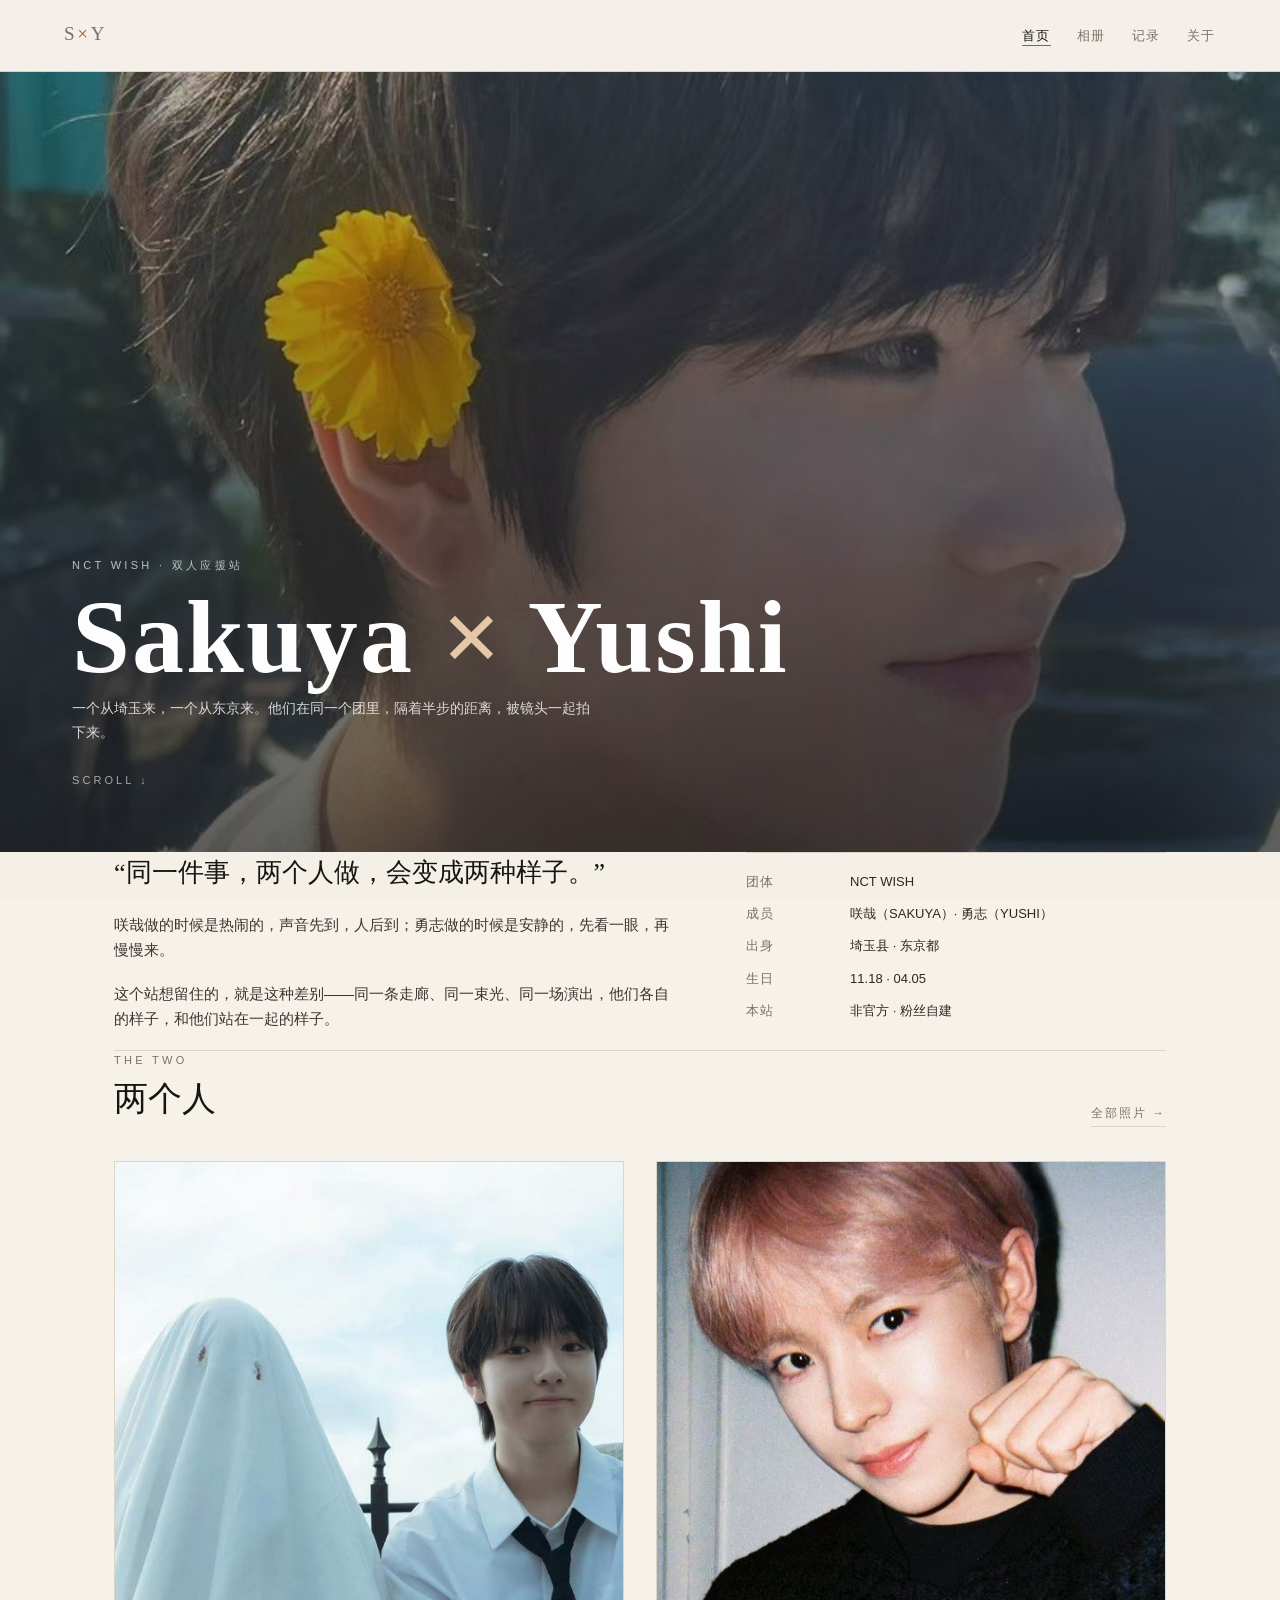
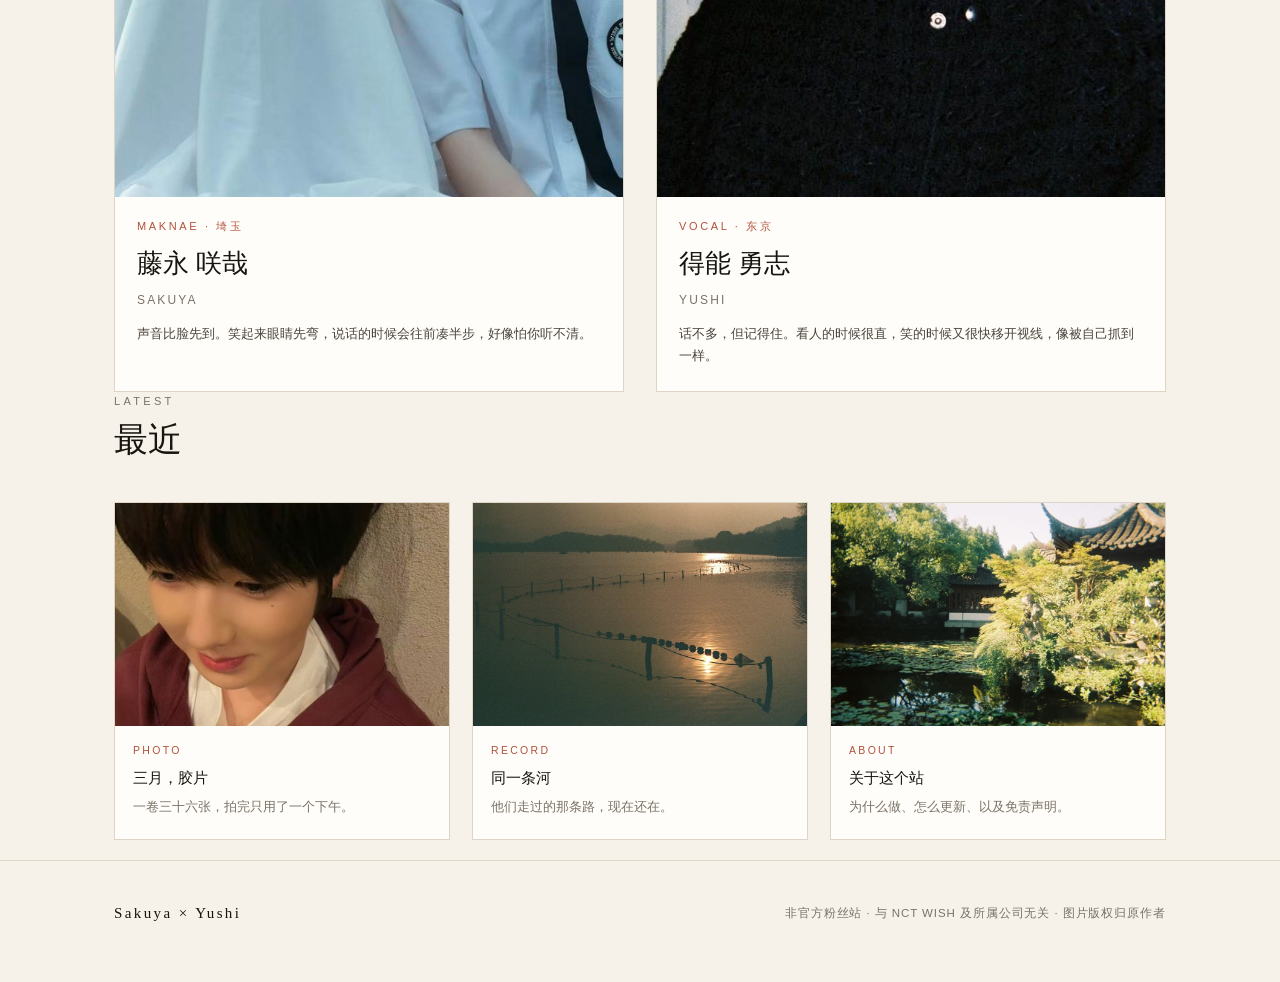
<file: index.html>
<!DOCTYPE html>
<html lang="zh-CN">
<head>
<meta charset="UTF-8">
<meta name="viewport" content="width=device-width, initial-scale=1">
<title>Sakuya × Yushi · 双人应援站</title>
<meta name="description" content="NCT WISH 咲哉与勇志的双人应援站：照片、记录与一点点私心。">
<link rel="stylesheet" href="assets/style.css">
</head>
<body>

<nav class="nav">
  <a class="logo" href="index.html">S<span>×</span>Y</a>
  <ul>
    <li><a class="on" href="index.html">首页</a></li>
    <li><a href="gallery.html">相册</a></li>
    <li><a href="works.html">记录</a></li>
    <li><a href="about.html">关于</a></li>
  </ul>
</nav>

<header class="hero">
  <img src="assets/img/hero.jpg" alt="Sakuya">
  <div class="veil"></div>
  <div class="inner">
    <div class="eyebrow">NCT WISH · 双人应援站</div>
    <h1 class="serif">Sakuya <em>×</em> Yushi</h1>
    <p>一个从埼玉来，一个从东京来。他们在同一个团里，隔着半步的距离，被镜头一起拍下来。</p>
    <div class="scroll">SCROLL ↓</div>
  </div>
</header>

<section class="wrap">
  <div class="intro-grid">
    <div class="rv">
      <p class="lede serif">“同一件事，两个人做，会变成两种样子。”</p>
      <p>咲哉做的时候是热闹的，声音先到，人后到；勇志做的时候是安静的，先看一眼，再慢慢来。</p>
      <p>这个站想留住的，就是这种差别——同一条走廊、同一束光、同一场演出，他们各自的样子，和他们站在一起的样子。</p>
    </div>
    <div class="factbox rv">
      <dl>
        <dt>团体</dt><dd>NCT WISH</dd>
        <dt>成员</dt><dd>咲哉（SAKUYA）· 勇志（YUSHI）</dd>
        <dt>出身</dt><dd>埼玉县 · 东京都</dd>
        <dt>生日</dt><dd>11.18 · 04.05</dd>
        <dt>本站</dt><dd>非官方 · 粉丝自建</dd>
      </dl>
    </div>
  </div>
</section>

<div class="wrap"><div class="rule"></div></div>

<section class="wrap">
  <div class="sec-head rv">
    <div>
      <div class="eyebrow">The two</div>
      <h2 class="serif">两个人</h2>
    </div>
    <a class="more" href="gallery.html">全部照片 →</a>
  </div>

  <div class="duo">
    <a class="pcard rv" href="gallery.html">
      <div class="pic"><img src="assets/img/s03.jpg" alt="咲哉"></div>
      <div class="meta">
        <div class="role">Maknae · 埼玉</div>
        <h3 class="serif">藤永 咲哉</h3>
        <div class="en">SAKUYA</div>
        <p>声音比脸先到。笑起来眼睛先弯，说话的时候会往前凑半步，好像怕你听不清。</p>
      </div>
    </a>
    <a class="pcard rv" href="gallery.html">
      <div class="pic"><img src="assets/img/y02.jpg" alt="勇志"></div>
      <div class="meta">
        <div class="role">Vocal · 东京</div>
        <h3 class="serif">得能 勇志</h3>
        <div class="en">YUSHI</div>
        <p>话不多，但记得住。看人的时候很直，笑的时候又很快移开视线，像被自己抓到一样。</p>
      </div>
    </a>
  </div>
</section>

<section class="wrap">
  <div class="sec-head rv">
    <div>
      <div class="eyebrow">Latest</div>
      <h2 class="serif">最近</h2>
    </div>
  </div>
  <div class="cards">
    <a class="mini rv" href="gallery.html">
      <div class="pic"><img src="assets/img/s09.jpg" alt=""></div>
      <div class="txt"><div class="k">PHOTO</div><h4>三月，胶片</h4><p>一卷三十六张，拍完只用了一个下午。</p></div>
    </a>
    <a class="mini rv" href="works.html">
      <div class="pic"><img src="assets/img/m03.jpg" alt=""></div>
      <div class="txt"><div class="k">RECORD</div><h4>同一条河</h4><p>他们走过的那条路，现在还在。</p></div>
    </a>
    <a class="mini rv" href="about.html">
      <div class="pic"><img src="assets/img/m10.jpg" alt=""></div>
      <div class="txt"><div class="k">ABOUT</div><h4>关于这个站</h4><p>为什么做、怎么更新、以及免责声明。</p></div>
    </a>
  </div>
</section>

<footer>
  <div class="wrap row">
    <div class="mark serif">Sakuya × Yushi</div>
    <div class="small">非官方粉丝站 · 与 NCT WISH 及所属公司无关 · 图片版权归原作者</div>
  </div>
</footer>

<script src="assets/app.js"></script>
</body>
</html>
</file>
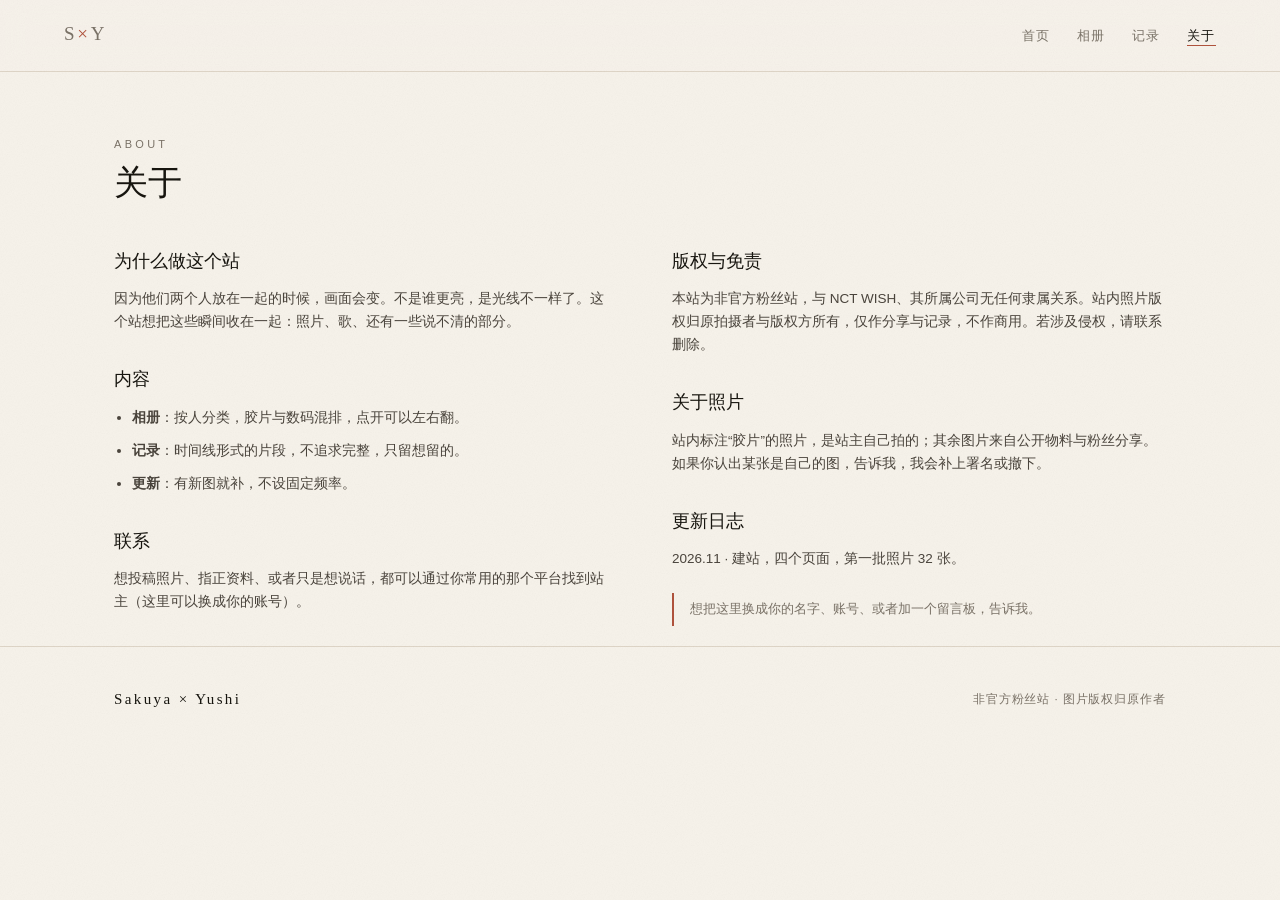
<file: about.html>
<!DOCTYPE html>
<html lang="zh-CN">
<head>
<meta charset="UTF-8">
<meta name="viewport" content="width=device-width, initial-scale=1">
<title>关于 · Sakuya × Yushi</title>
<link rel="stylesheet" href="assets/style.css">
</head>
<body>

<nav class="nav">
  <a class="logo" href="index.html">S<span>×</span>Y</a>
  <ul>
    <li><a href="index.html">首页</a></li>
    <li><a href="gallery.html">相册</a></li>
    <li><a href="works.html">记录</a></li>
    <li><a class="on" href="about.html">关于</a></li>
  </ul>
</nav>

<section class="wrap" style="padding-top:clamp(40px,7vh,72px)">
  <div class="sec-head rv">
    <div>
      <div class="eyebrow">About</div>
      <h2 class="serif">关于</h2>
    </div>
  </div>

  <div class="about-grid">
    <div class="rv">
      <h3>为什么做这个站</h3>
      <p>因为他们两个人放在一起的时候，画面会变。不是谁更亮，是光线不一样了。这个站想把这些瞬间收在一起：照片、歌、还有一些说不清的部分。</p>

      <h3 style="margin-top:30px">内容</h3>
      <ul>
        <li><b>相册</b>：按人分类，胶片与数码混排，点开可以左右翻。</li>
        <li><b>记录</b>：时间线形式的片段，不追求完整，只留想留的。</li>
        <li><b>更新</b>：有新图就补，不设固定频率。</li>
      </ul>

      <h3 style="margin-top:30px">联系</h3>
      <p>想投稿照片、指正资料、或者只是想说话，都可以通过你常用的那个平台找到站主（这里可以换成你的账号）。</p>
    </div>

    <div class="rv">
      <h3>版权与免责</h3>
      <p>本站为非官方粉丝站，与 NCT WISH、其所属公司无任何隶属关系。站内照片版权归原拍摄者与版权方所有，仅作分享与记录，不作商用。若涉及侵权，请联系删除。</p>

      <h3 style="margin-top:30px">关于照片</h3>
      <p>站内标注“胶片”的照片，是站主自己拍的；其余图片来自公开物料与粉丝分享。如果你认出某张是自己的图，告诉我，我会补上署名或撤下。</p>

      <h3 style="margin-top:30px">更新日志</h3>
      <p>2026.11 · 建站，四个页面，第一批照片 32 张。</p>

      <div class="note">
        想把这里换成你的名字、账号、或者加一个留言板，告诉我。
      </div>
    </div>
  </div>
</section>

<footer>
  <div class="wrap row">
    <div class="mark serif">Sakuya × Yushi</div>
    <div class="small">非官方粉丝站 · 图片版权归原作者</div>
  </div>
</footer>

<script src="assets/app.js"></script>
</body>
</html>
</file>
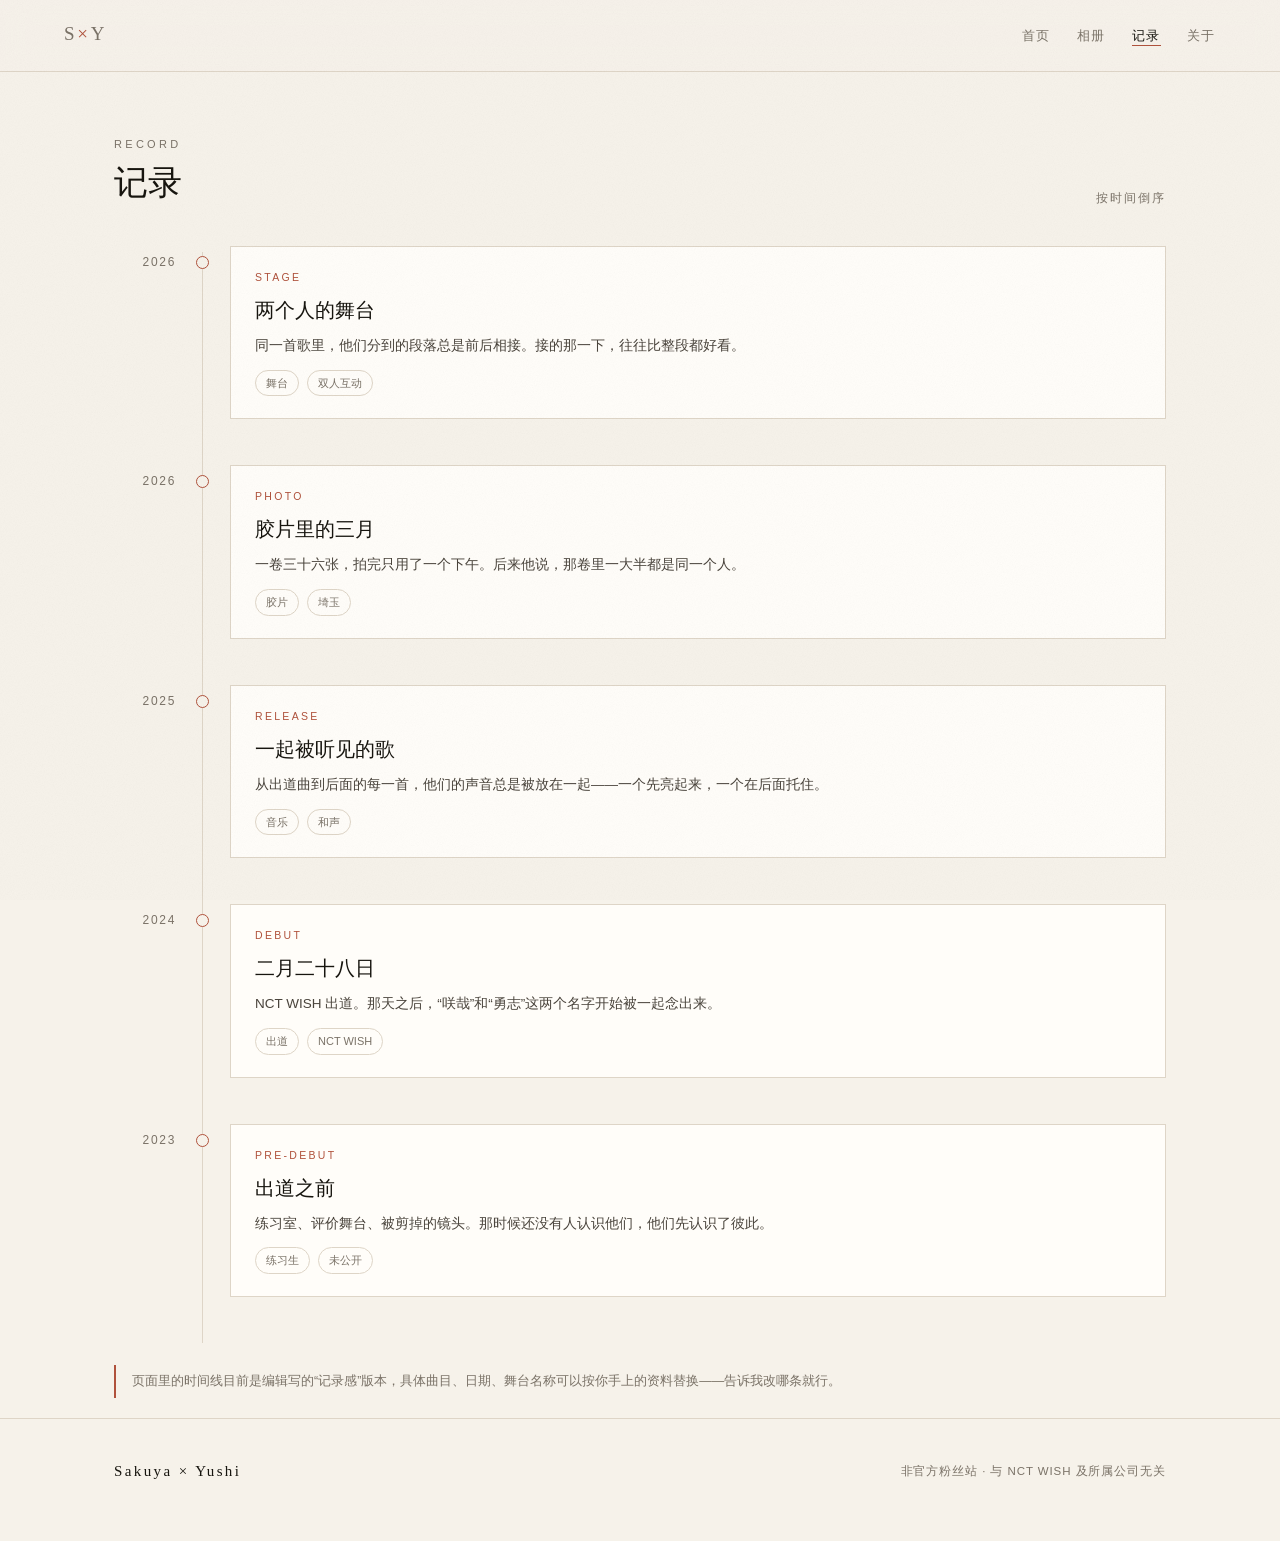
<file: works.html>
<!DOCTYPE html>
<html lang="zh-CN">
<head>
<meta charset="UTF-8">
<meta name="viewport" content="width=device-width, initial-scale=1">
<title>记录 · Sakuya × Yushi</title>
<link rel="stylesheet" href="assets/style.css">
</head>
<body>

<nav class="nav">
  <a class="logo" href="index.html">S<span>×</span>Y</a>
  <ul>
    <li><a href="index.html">首页</a></li>
    <li><a href="gallery.html">相册</a></li>
    <li><a class="on" href="works.html">记录</a></li>
    <li><a href="about.html">关于</a></li>
  </ul>
</nav>

<section class="wrap" style="padding-top:clamp(40px,7vh,72px)">
  <div class="sec-head rv">
    <div>
      <div class="eyebrow">Record</div>
      <h2 class="serif">记录</h2>
    </div>
    <div class="more" style="border:0">按时间倒序</div>
  </div>

  <div class="tl">
    <div class="item rv">
      <div class="yr">2026</div><div class="dot"></div>
      <div class="body">
        <div class="k">STAGE</div>
        <h3 class="serif">两个人的舞台</h3>
        <p>同一首歌里，他们分到的段落总是前后相接。接的那一下，往往比整段都好看。</p>
        <div class="tags"><span>舞台</span><span>双人互动</span></div>
      </div>
    </div>

    <div class="item rv">
      <div class="yr">2026</div><div class="dot"></div>
      <div class="body">
        <div class="k">PHOTO</div>
        <h3 class="serif">胶片里的三月</h3>
        <p>一卷三十六张，拍完只用了一个下午。后来他说，那卷里一大半都是同一个人。</p>
        <div class="tags"><span>胶片</span><span>埼玉</span></div>
      </div>
    </div>

    <div class="item rv">
      <div class="yr">2025</div><div class="dot"></div>
      <div class="body">
        <div class="k">RELEASE</div>
        <h3 class="serif">一起被听见的歌</h3>
        <p>从出道曲到后面的每一首，他们的声音总是被放在一起——一个先亮起来，一个在后面托住。</p>
        <div class="tags"><span>音乐</span><span>和声</span></div>
      </div>
    </div>

    <div class="item rv">
      <div class="yr">2024</div><div class="dot"></div>
      <div class="body">
        <div class="k">DEBUT</div>
        <h3 class="serif">二月二十八日</h3>
        <p>NCT WISH 出道。那天之后，“咲哉”和“勇志”这两个名字开始被一起念出来。</p>
        <div class="tags"><span>出道</span><span>NCT WISH</span></div>
      </div>
    </div>

    <div class="item rv">
      <div class="yr">2023</div><div class="dot"></div>
      <div class="body">
        <div class="k">PRE-DEBUT</div>
        <h3 class="serif">出道之前</h3>
        <p>练习室、评价舞台、被剪掉的镜头。那时候还没有人认识他们，他们先认识了彼此。</p>
        <div class="tags"><span>练习生</span><span>未公开</span></div>
      </div>
    </div>
  </div>

  <div class="note rv">
    页面里的时间线目前是编辑写的“记录感”版本，具体曲目、日期、舞台名称可以按你手上的资料替换——告诉我改哪条就行。
  </div>
</section>

<footer>
  <div class="wrap row">
    <div class="mark serif">Sakuya × Yushi</div>
    <div class="small">非官方粉丝站 · 与 NCT WISH 及所属公司无关</div>
  </div>
</footer>

<script src="assets/app.js"></script>
</body>
</html>
</file>
<file: assets/style.css>
:root{
  --bg:#f6f2ea;
  --ink:#17150f;
  --sub:#7a7267;
  --line:#ded5c7;
  --accent:#b0523c;
  --card:#fffdf9;
}
*{box-sizing:border-box;margin:0;padding:0}
html{scroll-behavior:smooth}
body{
  background:var(--bg);color:var(--ink);
  font-family:"Helvetica Neue","Segoe UI","PingFang SC","Microsoft YaHei",sans-serif;
  -webkit-font-smoothing:antialiased;line-height:1.7;
}
img{display:block;max-width:100%}
a{color:inherit;text-decoration:none}
.serif{font-family:"Songti SC","Noto Serif SC",Georgia,"Times New Roman",serif}

/* grain */
body::after{
  content:"";position:fixed;inset:0;pointer-events:none;z-index:9999;opacity:.35;
  background-image:url("data:image/svg+xml;utf8,<svg xmlns='http://www.w3.org/2000/svg' width='140' height='140'><filter id='n'><feTurbulence type='fractalNoise' baseFrequency='.9' numOctaves='3'/><feColorMatrix type='saturate' values='0'/></filter><rect width='140' height='140' filter='url(%23n)' opacity='.16'/></svg>");
  mix-blend-mode:multiply;
}

/* nav */
.nav{
  position:sticky;top:0;z-index:50;display:flex;align-items:center;gap:32px;
  padding:18px clamp(20px,5vw,64px);
  background:rgba(246,242,234,.86);backdrop-filter:blur(14px);
  border-bottom:1px solid var(--line);
}
.logo{font-family:"Songti SC",Georgia,serif;font-size:19px;letter-spacing:.14em}
.logo span{color:var(--accent)}
.nav ul{display:flex;gap:26px;list-style:none;margin-left:auto;font-size:13px;letter-spacing:.12em}
.nav a{position:relative;padding-bottom:3px;color:var(--sub);transition:.2s}
.nav a:hover,.nav a.on{color:var(--ink)}
.nav a.on::after{content:"";position:absolute;left:0;right:0;bottom:0;height:1px;background:var(--accent)}
@media(max-width:640px){
  .nav{padding:14px 18px;gap:12px}
  .nav ul{gap:16px;font-size:12px}
  .logo{font-size:16px}
}

/* layout */
.wrap{max-width:1180px;margin:0 auto;padding:0 clamp(18px,5vw,64px)}
.eyebrow{font-size:11px;letter-spacing:.3em;color:var(--sub);text-transform:uppercase}
.h1{font-family:"Songti SC",Georgia,serif;font-weight:400;line-height:1.1;letter-spacing:.01em}
.rule{height:1px;background:var(--line);margin:0}

/* hero */
.hero{position:relative;height:min(88vh,780px);overflow:hidden;background:#1a1713}
.hero img{width:100%;height:100%;object-fit:cover;opacity:.92}
.hero .veil{position:absolute;inset:0;background:linear-gradient(180deg,rgba(10,8,6,.18),rgba(10,8,6,.62))}
.hero .inner{
  position:absolute;left:0;right:0;bottom:0;color:#fff;
  padding:0 clamp(22px,6vw,72px) clamp(38px,7vh,64px);
}
.hero .eyebrow{color:rgba(255,255,255,.7)}
.hero h1{font-size:clamp(44px,9vw,104px);line-height:.95;margin:14px 0 10px;letter-spacing:.02em}
.hero h1 em{font-style:normal;color:#e8c9a8}
.hero p{max-width:520px;color:rgba(255,255,255,.82);font-size:14px}
.hero .scroll{margin-top:26px;font-size:11px;letter-spacing:.28em;color:rgba(255,255,255,.6)}

/* sections */
section{padding:clamp(52px,9vh,96px) 0}
.sec-head{display:flex;align-items:flex-end;justify-content:space-between;gap:24px;margin-bottom:34px}
.sec-head h2{font-size:clamp(24px,3.4vw,34px);font-weight:400}
.sec-head .more{font-size:12px;letter-spacing:.16em;color:var(--sub);border-bottom:1px solid var(--line);padding-bottom:3px}

/* intro */
.intro-grid{display:grid;grid-template-columns:1.15fr .85fr;gap:clamp(24px,5vw,72px);align-items:start}
.intro-grid p{font-size:15px;color:#3b3630;margin-bottom:18px}
.intro-grid .lede{font-family:"Songti SC",Georgia,serif;font-size:clamp(20px,2.4vw,26px);line-height:1.6;color:var(--ink)}
.factbox{border-top:1px solid var(--line);padding-top:18px}
.factbox dl{display:grid;grid-template-columns:88px 1fr;gap:10px 16px;font-size:13px}
.factbox dt{color:var(--sub);letter-spacing:.06em}
.factbox dd{color:#2c2822}
@media(max-width:820px){.intro-grid{grid-template-columns:1fr}}

/* duo cards */
.duo{display:grid;grid-template-columns:1fr 1fr;gap:clamp(18px,3vw,32px)}
.pcard{background:var(--card);border:1px solid var(--line);overflow:hidden;transition:.35s}
.pcard:hover{transform:translateY(-4px);box-shadow:0 18px 40px -28px rgba(30,20,10,.5)}
.pcard .pic{aspect-ratio:4/5;overflow:hidden}
.pcard .pic img{width:100%;height:100%;object-fit:cover;transition:.6s}
.pcard:hover .pic img{transform:scale(1.03)}
.pcard .meta{padding:20px 22px 24px}
.pcard .role{font-size:11px;letter-spacing:.24em;color:var(--accent);text-transform:uppercase}
.pcard h3{font-family:"Songti SC",Georgia,serif;font-size:26px;font-weight:400;margin:6px 0 4px}
.pcard .en{font-size:12px;letter-spacing:.18em;color:var(--sub)}
.pcard p{font-size:13px;color:#4a443c;margin-top:12px}
@media(max-width:760px){.duo{grid-template-columns:1fr}}

/* latest */
.cards{display:grid;grid-template-columns:repeat(3,1fr);gap:22px}
.mini{background:var(--card);border:1px solid var(--line)}
.mini .pic{aspect-ratio:3/2;overflow:hidden}
.mini .pic img{width:100%;height:100%;object-fit:cover}
.mini .txt{padding:16px 18px 20px}
.mini .k{font-size:10.5px;letter-spacing:.22em;color:var(--accent)}
.mini h4{font-size:15px;font-weight:500;margin:6px 0 6px;font-family:"Songti SC",Georgia,serif}
.mini p{font-size:12.5px;color:var(--sub)}
@media(max-width:860px){.cards{grid-template-columns:1fr}}

/* gallery */
.filters{display:flex;gap:10px;flex-wrap:wrap;margin-bottom:26px}
.filters button{
  font:inherit;font-size:12px;letter-spacing:.12em;padding:8px 16px;border:1px solid var(--line);
  background:transparent;color:var(--sub);cursor:pointer;border-radius:999px;transition:.2s;
}
.filters button:hover{color:var(--ink);border-color:#c9bda9}
.filters button.on{background:var(--ink);color:#f6f2ea;border-color:var(--ink)}
.grid{columns:3;column-gap:16px}
@media(max-width:960px){.grid{columns:2;column-gap:10px}}
@media(max-width:560px){.grid{columns:2;column-gap:8px}.shot{margin-bottom:8px}}
.shot{
  break-inside:avoid;margin-bottom:16px;position:relative;cursor:zoom-in;overflow:hidden;background:#e7e0d4;
}
.shot img{width:100%;height:auto;transition:.5s;filter:saturate(.92)}
.shot:hover img{transform:scale(1.02);filter:saturate(1)}
.shot .cap{
  position:absolute;left:0;right:0;bottom:0;padding:26px 14px 12px;color:#fff;font-size:11.5px;letter-spacing:.06em;
  background:linear-gradient(180deg,transparent,rgba(0,0,0,.55));opacity:0;transition:.3s;
}
.shot:hover .cap{opacity:1}
.shot.hide{display:none}

/* lightbox */
.lb{position:fixed;inset:0;background:rgba(12,10,8,.94);display:none;place-items:center;z-index:200;padding:24px}
.lb.on{display:grid}
.lb img{max-width:min(1100px,94vw);max-height:82vh;object-fit:contain}
.lb .bar{position:absolute;top:20px;right:24px;display:flex;gap:10px}
.lb button{
  width:38px;height:38px;border-radius:50%;border:1px solid rgba(255,255,255,.28);background:transparent;
  color:#fff;font-size:16px;cursor:pointer;display:grid;place-items:center;
}
.lb button:hover{background:rgba(255,255,255,.12)}
.lb .cap{position:absolute;bottom:26px;left:0;right:0;text-align:center;color:rgba(255,255,255,.7);font-size:12px;letter-spacing:.1em}

/* works timeline */
.tl{position:relative;margin-top:10px}
.tl::before{content:"";position:absolute;left:88px;top:6px;bottom:0;width:1px;background:var(--line)}
.tl .item{display:grid;grid-template-columns:88px 1fr;gap:28px;padding-bottom:46px;position:relative}
.tl .yr{font-size:12px;letter-spacing:.14em;color:var(--sub);padding-top:6px;text-align:right;padding-right:26px}
.tl .dot{position:absolute;left:82px;top:10px;width:13px;height:13px;border-radius:50%;background:var(--bg);border:1px solid var(--accent)}
.tl .body{background:var(--card);border:1px solid var(--line);padding:22px 24px}
.tl .k{font-size:10.5px;letter-spacing:.22em;color:var(--accent)}
.tl h3{font-family:"Songti SC",Georgia,serif;font-size:20px;font-weight:400;margin:6px 0 8px}
.tl p{font-size:13.5px;color:#4a443c}
.tl .tags{margin-top:12px;display:flex;gap:8px;flex-wrap:wrap}
.tl .tags span{font-size:11px;color:var(--sub);border:1px solid var(--line);padding:3px 10px;border-radius:999px}
@media(max-width:640px){
  .tl::before{left:62px}
  .tl .item{grid-template-columns:62px 1fr;gap:18px}
  .tl .yr{padding-right:14px;font-size:11px}
  .tl .dot{left:56px}
}

/* about */
.about-grid{display:grid;grid-template-columns:1fr 1fr;gap:clamp(24px,5vw,64px)}
.about-grid h3{font-family:"Songti SC",Georgia,serif;font-size:18px;font-weight:400;margin-bottom:12px}
.about-grid p,.about-grid li{font-size:13.5px;color:#4a443c;margin-bottom:10px}
.about-grid ul{padding-left:18px}
.note{border-left:2px solid var(--accent);padding:6px 0 6px 16px;font-size:12.5px;color:var(--sub);margin-top:22px}
@media(max-width:820px){.about-grid{grid-template-columns:1fr}}

/* footer */
footer{border-top:1px solid var(--line);padding:40px 0 56px;margin-top:20px}
footer .row{display:flex;justify-content:space-between;gap:20px;flex-wrap:wrap;align-items:center}
footer .small{font-size:11.5px;color:var(--sub);letter-spacing:.08em}
footer .mark{font-family:"Songti SC",Georgia,serif;font-size:15px;letter-spacing:.16em}

/* reveal */
.rv{opacity:0;transform:translateY(18px);transition:.7s cubic-bezier(.2,.7,.2,1)}
.rv.in{opacity:1;transform:none}
</file>
